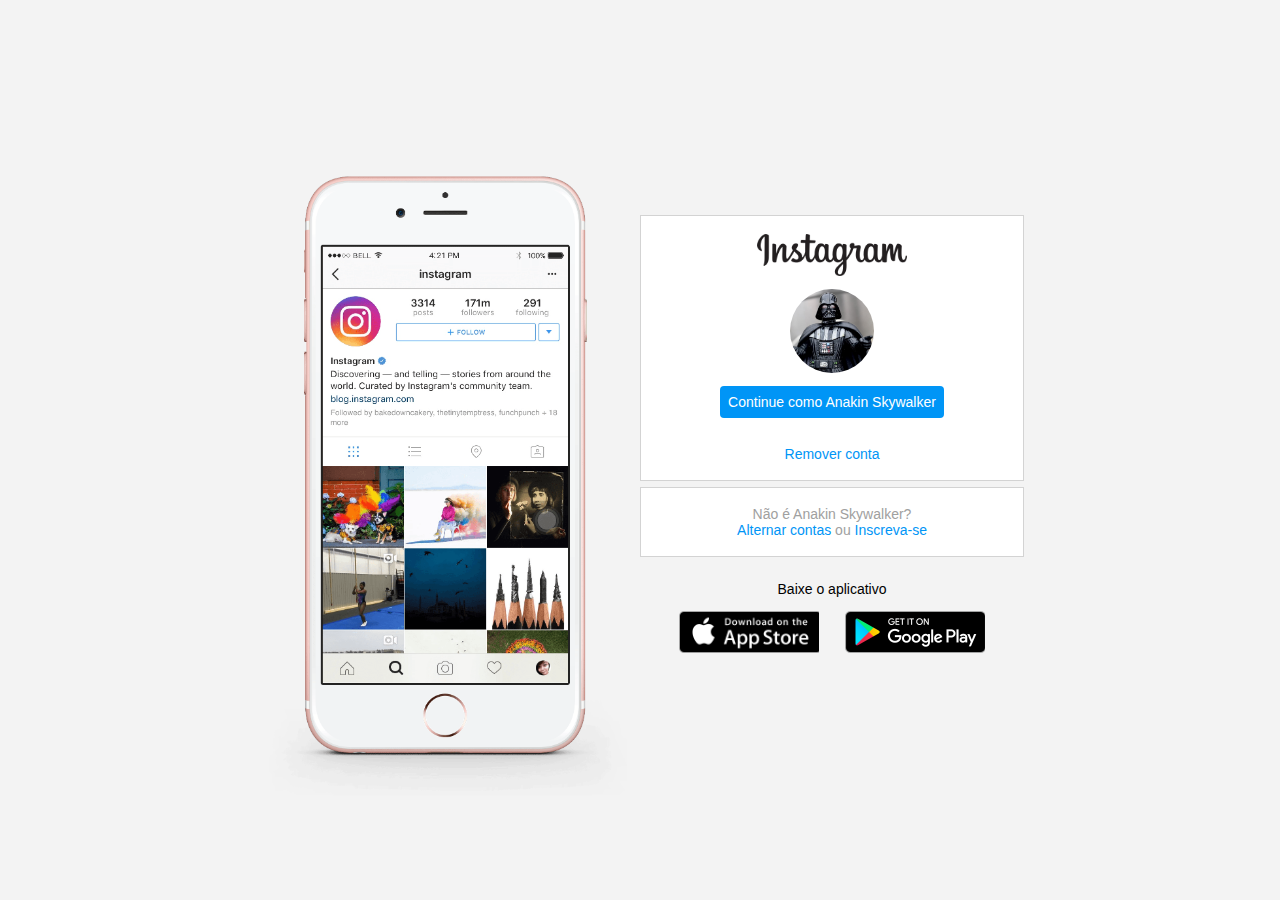
<file: frontend-projects/instagram-pagina-inicial/index.html>
<!DOCTYPE html>
<html lang="en">
<head>
    <meta charset="UTF-8">
    <meta name="viewport" content="width=device-width, initial-scale=1.0">
    <link rel="stylesheet" href="style.css">
    <title>Instagram</title>
</head>
<body>
    <div class="instagram-wrapper">
        <div class="instagram-phone">
            <img src="./img/instagram-celular.png" alt="celular">
        </div>
        <div class="instagram-continue">
            <div class="group">
                <img src="./img/instagram-logo.png" class="instagram-logo" alt="instagram logo">
                <div class="profile-photo">
                    <img src="./img/perfil-vader.jpg" alt="foto de perfil">
                </div>
                <a href="#" class="instagram-login">Continue como Anakin Skywalker</a>
                <a href="#" class="instagram-logout">Remover conta</a>
            </div>
            <div class="group">
                <p class="not-account">Não é Anakin Skywalker?</p>
                <p class="not-account">
                    <span class="link-blue">Alternar contas</span>
                    ou
                    <span class="link-blue">Inscreva-se</span>
                </p>
            </div>
            <div class="get-the-app">
                <p class="get-app">Baixe o aplicativo</p>
                <div class="download">
                    <a href="#" class="app-download"></a>
                    <a href="#" class="app-download"></a>
                </div>
            </div>
        </div>
    </div>
</body>
</html>
</file>
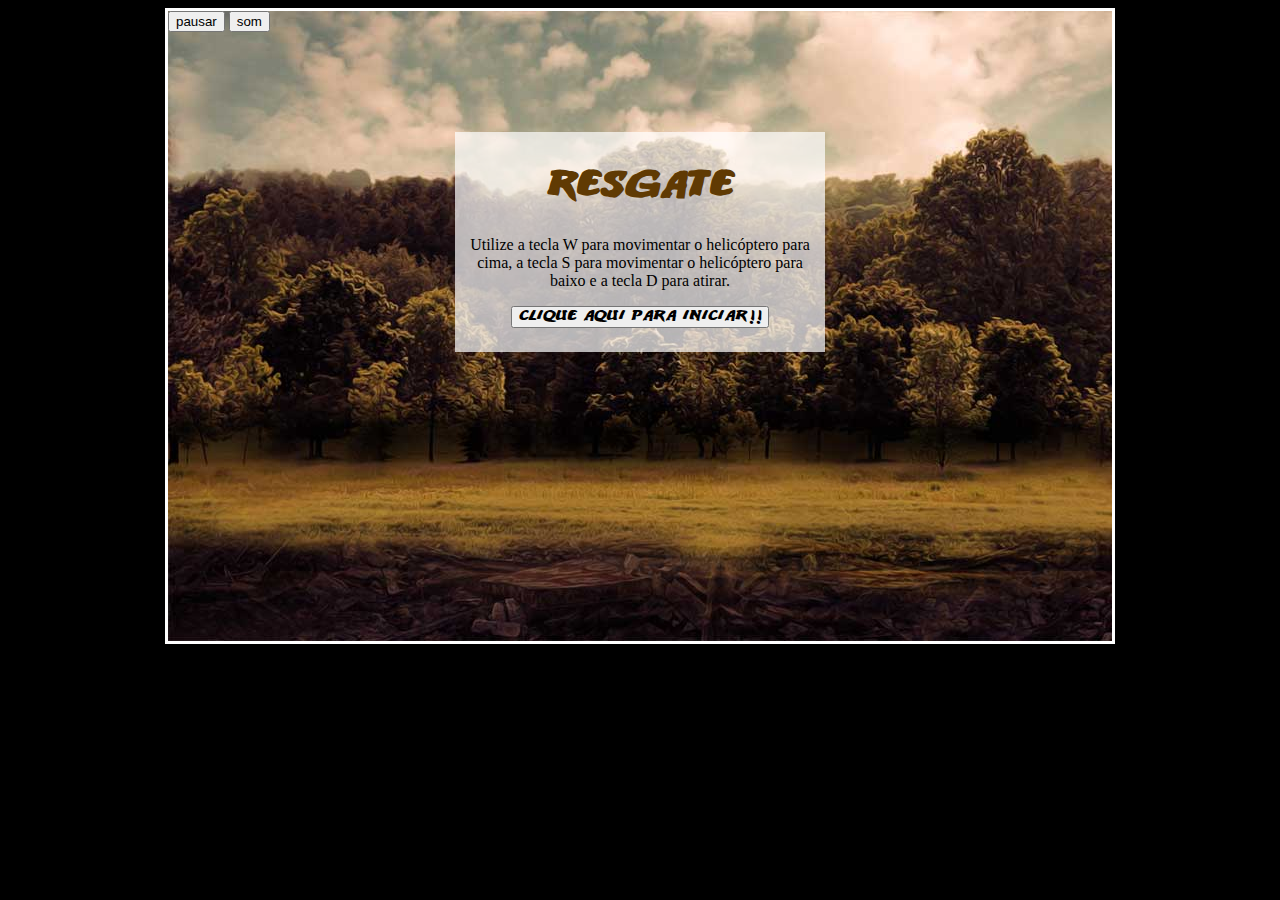
<file: games/naves/index.html>
<!DOCTYPE html>
<html lang="en">
<head>
    <meta charset="UTF-8">
    <meta name="viewport" content="width=device-width, initial-scale=1.0">
    <title>Resgate</title>
    <link rel="stylesheet" href="css/estilos.css">
</head>
<body>
    <div id="container"> <!-- div container !-->

        <div id="fundoGame"> <!-- div fundoGame !-->
            <div>
                <button id='pauseBtn' onClick=pauseGame()>pausar</button>
                <button id='stopSong' onClick='stopSongs()'>som</button>
            </div>
            <div id="inicio" onclick="start()"><h1> Resgate </h1> <!-- div inicio !-->
                <p>Utilize a tecla W para movimentar o helicóptero para cima, a tecla S para movimentar o helicóptero para baixo e a tecla D para atirar.</p>
                <button> Clique aqui para iniciar!! </button>
            </div> <!-- Fim da div inicio !-->
            
        </div> <!-- Fim da div fundoGame !-->
        
    </div> <!-- Fim da div container !-->

    <!-- Sons do jogo !-->
    <audio src="sons/som.mp3" preload="auto" id="somDisparo"></audio>
    <audio src="sons/explosao.mp3" preload="auto" id="somExplosao"></audio>
    <audio src="sons/musica_fundo.mp3" preload="auto" id="musica"></audio>
    <audio src="sons/gameover.mp3" preload="auto" id="somGameover"></audio>
    <audio src="sons/perdido.mp3" preload="auto" id="somPerdido"></audio>	
    <audio src="sons/resgate.mp3" preload="auto" id="somResgate"></audio>

    <script src="js/jquery-1.11.1.min.js"></script>
    <script src="js/jquery-collision.min.js"></script>
    <script src="js/script.js"></script>
</body>
</html>
</file>
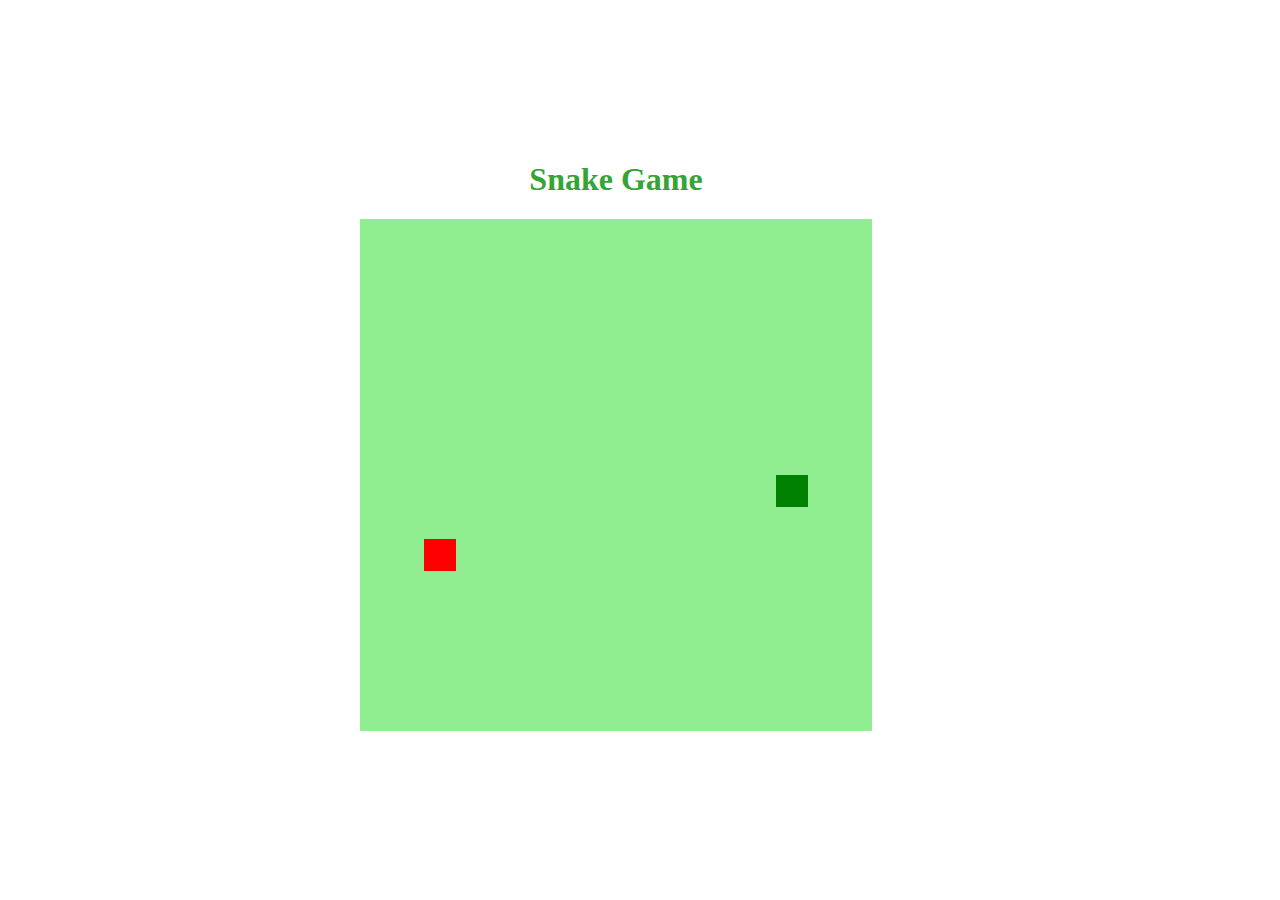
<file: games/snake-game/index.html>
<!DOCTYPE html>
<html lang="en">
<head>
    <meta charset="UTF-8"/>
    <meta http-equiv="X-UA-Compatible" content="IE=edge"/>
    <meta name="viewport" content="width=device-width, initial-scale=1.0"/>

    <link rel="stylesheet" href="style.css">
    <script defer src="script.js"></script>

    <title>Snake Game</title>
</head>
<body>
    <h1>Snake Game</h1>
    <canvas id="snake" width="512" height="512"></canvas>
</body>
</html>
</file>
<file: frontend-projects/instagram-pagina-inicial/style.css>
* {
    padding: 0;
    margin: 0;
    box-sizing: border-box;
    text-decoration: none;
    font-family: sans-serif;
    font-size: 14px;
}

body {
    width: 100%;
    min-height: 100vh;
    background-color: rgb(243, 243, 243);
    margin: 0;
    padding: 0;
    display: flex;
    justify-content: center;
}

.instagram-wrapper {
    display: flex;
    align-items: center;
    justify-content: start;
    width: 60%;
    height: 100vh;
}

.instagram-phone {
    display: flex;
    align-items: center;
    justify-content: center;
    width: 50%;
}

.instagram-phone img {
    height: 50rem;
}

.instagram-continue {
    display: flex;
    align-items: center; /* horizontal */
    justify-content: space-around; /* vertical */
    flex-direction: column;
    width: 50%;
    min-height: 34rem;
}

.group {
    display: flex;
    justify-content: space-between;
    align-items: center;
    flex-direction: column;
    background-color: #ffffff;
    width: 100%;
    padding: 1.3rem 0;
    border: 1px solid lightgray;
}

.group:nth-child(1) {
    min-height: 19rem;
}

.instagram-logo {
    height: 3rem;
}

.profile-photo {
    display: flex;
    justify-content: center;
    align-items: center;
    border-radius: 50%;
    overflow: hidden;
}

.profile-photo img {
    height: 6rem;
}

.instagram-login {
    background-color: #0095f6;
    color: #ffffff;
    padding: 8px;
    border-radius: 4px;
}

.instagram-logout {
    color: #0095f6;
    margin-top: 1rem;
}

.not-account {
    color: rgb(160, 160, 160);
}

.link-blue {
    color: #0095f6;
}

.get-the-app {
    display: flex;
    flex-direction: column;
    align-items: center;
    justify-content: center;
    width: 100%;
    padding: 1.3rem 0;
}

.download {
    display: flex;
    width: 100%;
    justify-content: space-evenly;
    align-items: center;
    padding: 1rem;
}

.app-download {
    height: 3rem;
    width: 10rem;
    background-size: cover;
}

.app-download:nth-child(1) {
    background-image: url('./img/apple-button.png');
}

.app-download:nth-child(2) {
    background-image: url('./img/googleplay-button.png');
}

/* media queries */


@media (max-width: 1024px) {
    .instagram-wrapper {
        width: 90%;
    }
}

@media (max-width: 650px) {
    body {
        background-color: #ffffff;
    }

    .instagram-wrapper {
        width: 90%;
    }

    .instagram-phone {
        display: none;
    }

    .instagram-continue {
        width: 100%;
    }
    
    .group {
        border: 1px solid transparent;
    }
}
</file>
<file: games/naves/css/estilos.css>
@font-face {
	font-family:Titulo;
	src:url(../fontes/ANODETONOONE.TTF);
}

h1 {
	font-family:Titulo;
	font-size:40px;
	color:#603A03;
}

body {
	background: black;
}

#container{
	width:950px;
	height:auto;
	position:relative;
	margin-left:auto;
	margin-right:auto;
}

#fundoGame {
	height:630px;
	background-image:url(../imgs/fundo_game.jpg);
	border-color:#FFF;
	border-style:solid;
}

#jogador {
	width:256px;
	height:66px;
	position:absolute;
	left:8px;
	top:179px;
    background-image:url(../imgs/apache.png);

}

#inimigo1 {
	width: 256px;
	height: 66px;
	position: absolute;
	left: 689px;
	top: 253px;
	background-image:url(../imgs/inimigo1.png);
}

#inimigo2 {
	width: 165px;
	height: 70px;
	position: absolute;
	left: 775px;
	top: 447px;
	background-image: url(../imgs/inimigo2.png);
}

#amigo {
	width: 44px;
	height: 51px;
	position: absolute;
	left: 10px;
	top: 464px;
	background-image:url(../imgs/amigo.png);
}

#inicio {
	width:350px;
	height:200px;
	background-color: rgba(255, 255, 255, 0.7);
 	margin-left:auto;
    margin-right:auto;
 	margin-top:100px;
	text-align:center;
	padding:10px;
}

#inicio button {
	cursor: pointer;
	font-family: Titulo;
	font-size: 16px;
}

.anima1 {
	background-image: url(../imgs/helicoptero.png);
	animation: play .5s steps(2) infinite;

    /* prefixos para funcionar em outros navegadores */
       -webkit-animation: play .5s steps(2) infinite;
       -moz-animation: play .5s steps(2) infinite;
       -ms-animation: play .5s steps(2) infinite;
       -o-animation: play .5s steps(2) infinite;
}

.anima2 {
    background-image:url(../imgs/inimigo1.png);
    animation: play .5s steps(2) infinite;
    -webkit-animation: play .5s steps(2) infinite;
    -moz-animation: play .5s steps(2) infinite;
    -ms-animation: play .5s steps(2) infinite;
    -o-animation: play .5s steps(2) infinite; 
}

@keyframes play {
	from {background-position:0px;}
	to {background-position: -512px;}
}

@-webkit-keyframes play {
    from { background-position:0px; }
    to { background-position: -512px; }
}
 
@-moz-keyframes play {
    from { background-position:0px; }
    to { background-position: -512px; }
}
 
@-ms-keyframes play {
    from { background-position:0px; }
    to { background-position: -512px; }
}
 
@-o-keyframes play {
    from { background-position:0px; }
    to { background-position: -512px; }
}

.anima3 {
	background-image:url(../imgs/amigo.png);
	animation:play2 .9s steps(12) infinite;
	-webkit-animation: play2 .9s steps(12) infinite;
       -moz-animation: play2 .9s steps(12) infinite;
        -ms-animation: play2 .9s steps(12) infinite;
         -o-animation: play2 .9s steps(12) infinite;
}

@keyframes play2 {
	from {background-position:0px;}
	to {background-position:-528px;}
}

@-webkit-keyframes play2 {
   from { background-position:    0px; }
     to { background-position: -528px; }
}

@-moz-keyframes play2 {
   from { background-position:    0px; }
     to { background-position: -528px; }
}

@-ms-keyframes play2 {
   from { background-position:    0px; }
     to { background-position: -528px; }
}

@-o-keyframes play2 {
   from { background-position:    0px; }
     to { background-position: -528px; }
}

#disparo {
	width: 50px;
	height: 8px;
	position: absolute;
	background-image: url(../imgs/disparo.png);
}

#explosao1 {
	width: 15px;
	height: 87px;
	position: absolute;
}

#explosao2 {
	width: 15px;
	height: 87px;
	position: absolute;
}

#explosao3 {
	width: 44px;
	height: 51px;
	position: absolute;
}

.anima4 {
	width: 44px;
	height: 51px;
	background-image: url(../imgs/amigo_morte.png);
	animation: play3 .5s steps(7) infinite;
	-webkit-animation: play3 .5s steps(7) infinite;
	   -moz-animation: play3 .5s steps(7) infinite;
		-ms-animation: play3 .5s steps(7) infinite;
	     -o-animation: play3 .5s steps(7) infinite;
}

@keyframes play3 {
	from {background-position:0px;}
	to {background-position:-308px;}
}

@-webkit-keyframes play3 {
   from { background-position:    0px; }
     to { background-position: -308px; }
}

@-moz-keyframes play3 {
   from { background-position:    0px; }
     to { background-position: -308px; }
}

@-ms-keyframes play3 {
   from { background-position:    0px; }
     to { background-position: -308px; }
}

@-o-keyframes play3 {
   from { background-position:    0px; }
     to { background-position: -308px; }
}

#placar {
	width: 450px;
	height: 50px;
	position: absolute;
	left: 5px;
	top: 590px;
}

h2 {
	font-family: Titulo;
	font-size: 20px;
	color: #FFF;
}

#energia {
	width: 140px;
	height: 38px;
	position: absolute;
	left: 750px;
	top: 7px;
}

h3 {
	font-family: Titulo;
	font-size: 20px;
	color: #603A03;
}

#fim {
	width: 350px;
	height: 220px;
	background-color: rgba(255, 255, 255, 0.7);
	margin-left: auto;
	margin-right: auto;
	margin-top: 100px;
	text-align: center;
	padding: 10px;
}

#reinicia {
	cursor: pointer;
}

#reinicia h3 {
	color: black;
}
</file>
<file: games/snake-game/style.css>
body{
    height: 95vh;
    width: 95vw;
    display: flex;
    flex-direction: column;
    justify-content: center;
    align-items: center;
    background-color:white;
    color: rgb(52, 165, 52);
}
</file>
